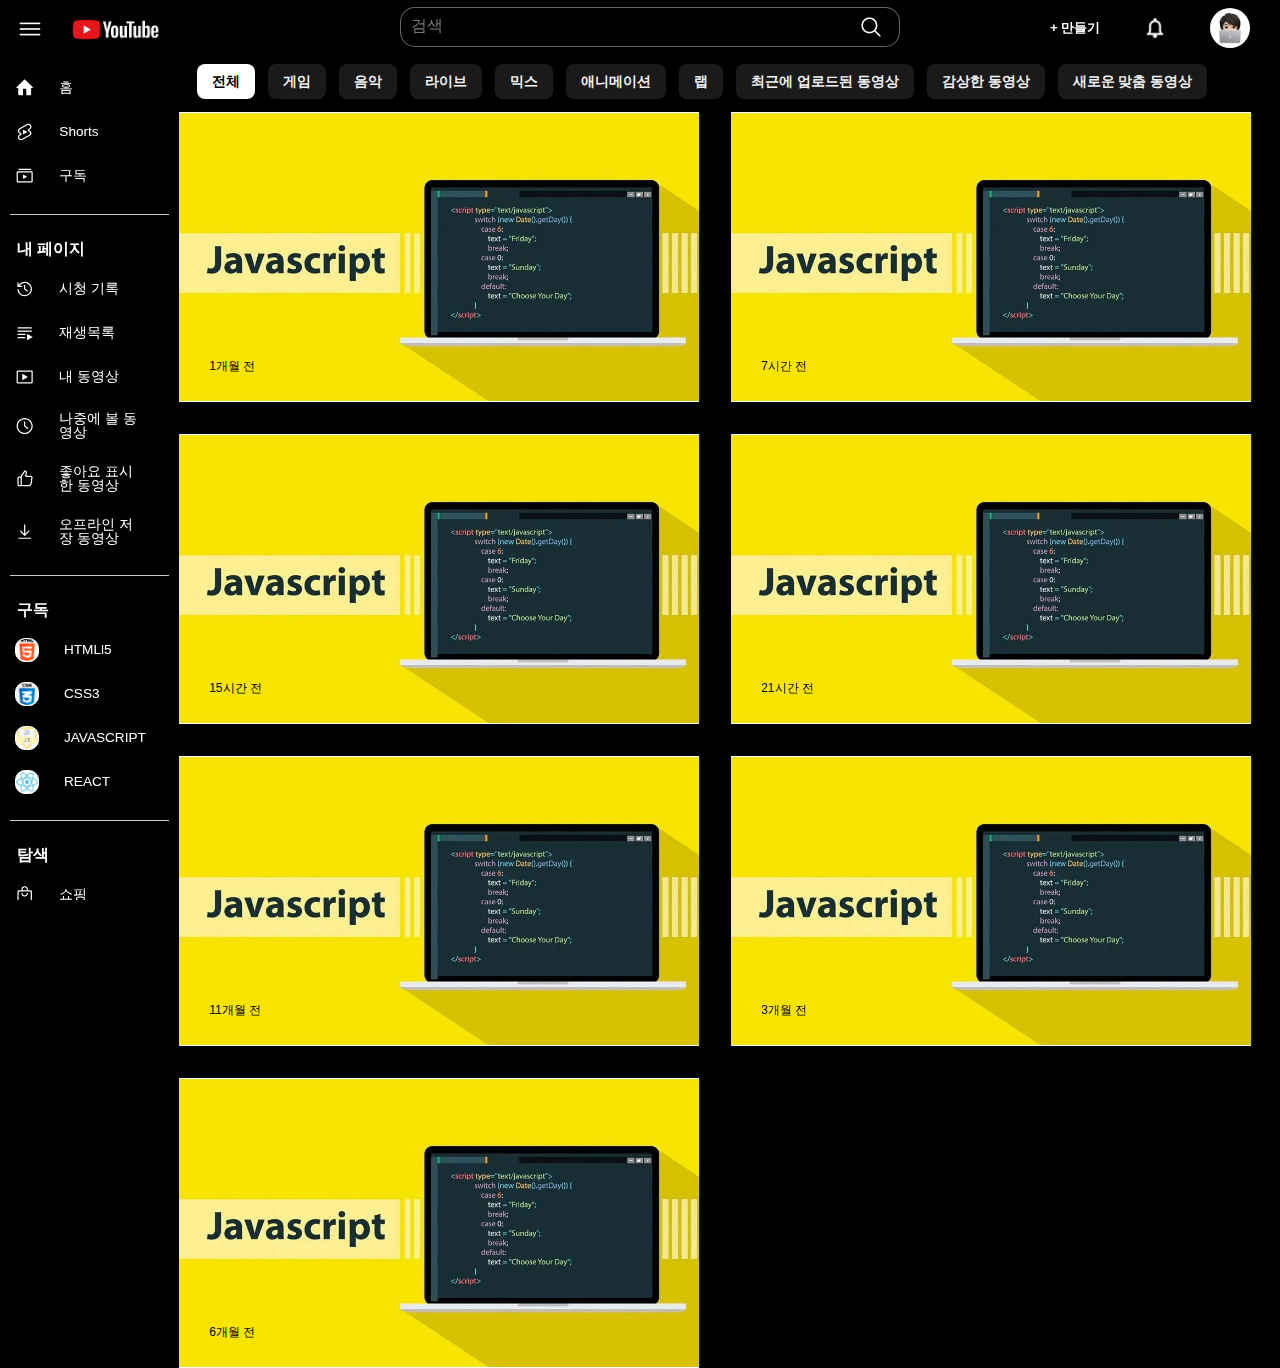
<file: public/YouTube-clone/index.html>
<!doctype html>
<html lang="en">
   <head>
      <meta charset="UTF-8" />
      <meta name="viewport" content="width=device-width, initial-scale=1.0" />
      <title>Youtube-Clone</title>
      <link rel="stylesheet" href="./css/reset.css" />
      <link rel="stylesheet" href="./css/responsive.css" />
      <link rel="stylesheet" href="./css/style.css" />
      <script src="./js/main.js" defer></script>
   </head>
   <body>
      <header>
         <nav>
            <div class="logo">
               <img src="./assets/icons/fffyoutubelogo.png" alt="로고" />
            </div>
            <div class="search_bar">
               <input type="search" name="" id="" placeholder="검색" />
               <div class="search_bar_icon">
                  <img src="./assets/icons/fffseach.png" alt="검색" />
               </div>
            </div>

            <div class="right_icon">
               <div class="carte">+ 만들기</div>
               <div class="notice">
                  <img src="./assets/icons/fffnotice.png" alt="알림" />
               </div>
               <div class="jaejun">
                  <img src="./assets/icons/profile.png" alt="프로필" />
               </div>
            </div>
            <div class="hamburger">
               <img src="./assets/icons/fffburger.png" alt="햄버거메뉴" />
            </div>
         </nav>
      </header>

      <aside>
         <div class="menu">
            <ul>
               <li>
                  <svg
                     xmlns="http://www.w3.org/2000/svg"
                     fill="currentColor"
                     height="24"
                     viewBox="0 0 24 24"
                     width="24"
                     focusable="false"
                     aria-hidden="true"
                     style="pointer-events: none; display: inherit; width: 24px; height: 24px"
                  >
                     <path
                        clip-rule="evenodd"
                        d="M22.146 11.146a.5.5 0 01-.353.854H20v7.5a1.5 1.5 0 01-1.5 1.5H14v-8h-4v8H5.5A1.5 1.5 0 014 19.5V12H2.207a.5.5 0 01-.353-.854L12 1l10.146 10.146Z"
                        fill-rule="evenodd"
                     ></path>
                  </svg>
                  <a href="#">홈</a>
               </li>
               <li>
                  <svg
                     xmlns="http://www.w3.org/2000/svg"
                     fill="currentColor"
                     height="24"
                     viewBox="0 0 24 24"
                     width="24"
                     focusable="false"
                     aria-hidden="true"
                     style="pointer-events: none; display: inherit; width: 24px; height: 24px"
                  >
                     <path
                        clip-rule="evenodd"
                        d="m7.61 15.719.392-.22v-2.24l-.534-.228-.942-.404c-.869-.372-1.4-1.15-1.446-1.974-.047-.823.39-1.642 1.203-2.097h.001L15.13 3.59c1.231-.689 2.785-.27 3.466.833.652 1.058.313 2.452-.879 3.118l-1.327.743-.388.217v2.243l.53.227.942.404c.869.372 1.4 1.15 1.446 1.974.047.823-.39 1.642-1.203 2.097l-.002.001-8.845 4.964-.001.001c-1.231.688-2.784.269-3.465-.834-.652-1.058-.313-2.451.879-3.118l1.327-.742Zm1.993 6.002c-1.905 1.066-4.356.46-5.475-1.355-1.057-1.713-.548-3.89 1.117-5.025a4.14 4.14 0 01.305-.189l1.327-.742-.942-.404a4.055 4.055 0 01-.709-.391c-.963-.666-1.578-1.718-1.644-2.877-.08-1.422.679-2.77 1.968-3.49l8.847-4.966c1.905-1.066 4.356-.46 5.475 1.355 1.057 1.713.548 3.89-1.117 5.025a4.074 4.074 0 01-.305.19l-1.327.742.942.403c.253.109.49.24.709.392.963.666 1.578 1.717 1.644 2.876.08 1.423-.679 2.77-1.968 3.491l-8.847 4.965ZM10 14.567a.25.25 0 00.374.217l4.45-2.567a.25.25 0 000-.433l-4.45-2.567a.25.25 0 00-.374.216v5.134Z"
                        fill-rule="evenodd"
                     ></path>
                  </svg>
                  <a href="#">Shorts</a>
               </li>
               <li>
                  <svg
                     xmlns="http://www.w3.org/2000/svg"
                     fill="currentColor"
                     height="24"
                     viewBox="0 0 24 24"
                     width="24"
                     focusable="false"
                     aria-hidden="true"
                     style="pointer-events: none; display: inherit; width: 24px; height: 24px"
                  >
                     <path
                        clip-rule="evenodd"
                        d="M4 4.5A1.5 1.5 0 015.5 3h13A1.5 1.5 0 0120 4.5H4Zm16.5 3h-17v11h17v-11ZM3.5 6A1.5 1.5 0 002 7.5v11A1.5 1.5 0 003.5 20h17a1.5 1.5 0 001.5-1.5v-11A1.5 1.5 0 0020.5 6h-17Zm7.257 4.454a.5.5 0 00-.757.43v4.233a.5.5 0 00.757.429L15 13l-4.243-2.546Z"
                        fill-rule="evenodd"
                     ></path>
                  </svg>
                  <a href="#">구독</a>
               </li>
            </ul>
         </div>

         <hr />
         <div class="menu">
            <li><a href="#">내 페이지</a></li>
            <ul>
               <li>
                  <svg
                     xmlns="http://www.w3.org/2000/svg"
                     fill="currentColor"
                     height="24"
                     viewBox="0 0 24 24"
                     width="24"
                     focusable="false"
                     aria-hidden="true"
                     style="pointer-events: none; display: inherit; width: 24px; height: 24px"
                  >
                     <path
                        clip-rule="evenodd"
                        d="M14.203 4.83c-1.74-.534-3.614-.418-5.274.327-1.354.608-2.49 1.6-3.273 2.843H8.25c.414 0 .75.336.75.75s-.336.75-.75.75H3V4.25c0-.414.336-.75.75-.75s.75.336.75.75v2.775c.935-1.41 2.254-2.536 3.815-3.236 1.992-.894 4.241-1.033 6.328-.392 2.088.641 3.87 2.02 5.017 3.878 1.146 1.858 1.578 4.07 1.215 6.223-.364 2.153-1.498 4.1-3.19 5.48-1.693 1.379-3.83 2.095-6.012 2.016-2.182-.08-4.26-.949-5.849-2.447-1.588-1.499-2.578-3.523-2.784-5.697-.039-.412.264-.778.676-.817.412-.04.778.263.818.675.171 1.812.996 3.499 2.32 4.748 1.323 1.248 3.055 1.973 4.874 2.04 1.818.065 3.598-.532 5.01-1.681 1.41-1.15 2.355-2.773 2.657-4.567.303-1.794-.056-3.637-1.012-5.186-.955-1.548-2.44-2.697-4.18-3.231ZM12.75 7.5c0-.414-.336-.75-.75-.75s-.75.336-.75.75v4.886l.314.224 3.5 2.5c.337.241.806.163 1.046-.174.241-.337.163-.806-.174-1.046l-3.186-2.276V7.5Z"
                        fill-rule="evenodd"
                     ></path>
                  </svg>
                  <a href="#">시청 기록</a>
               </li>
               <li>
                  <svg
                     xmlns="http://www.w3.org/2000/svg"
                     fill="currentColor"
                     height="24"
                     viewBox="0 0 24 24"
                     width="24"
                     focusable="false"
                     aria-hidden="true"
                     style="pointer-events: none; display: inherit; width: 24px; height: 24px"
                  >
                     <path
                        clip-rule="evenodd"
                        d="M3.75 5c-.414 0-.75.336-.75.75s.336.75.75.75h16.5c.414 0 .75-.336.75-.75S20.664 5 20.25 5H3.75Zm0 4c-.414 0-.75.336-.75.75s.336.75.75.75h16.5c.414 0 .75-.336.75-.75S20.664 9 20.25 9H3.75Zm0 4c-.414 0-.75.336-.75.75s.336.75.75.75h8.5c.414 0 .75-.336.75-.75s-.336-.75-.75-.75h-8.5Zm8.5 4c.414 0 .75.336.75.75s-.336.75-.75.75h-8.5c-.414 0-.75-.336-.75-.75s.336-.75.75-.75h8.5Zm3.498-3.572c-.333-.191-.748.05-.748.434v6.276c0 .384.415.625.748.434L22 17l-6.252-3.572Z"
                        fill-rule="evenodd"
                     ></path>
                  </svg>
                  <a href="#">재생목록</a>
               </li>
               <li>
                  <svg
                     xmlns="http://www.w3.org/2000/svg"
                     fill="currentColor"
                     height="24"
                     viewBox="0 0 24 24"
                     width="24"
                     focusable="false"
                     aria-hidden="true"
                     style="pointer-events: none; display: inherit; width: 24px; height: 24px"
                  >
                     <path
                        clip-rule="evenodd"
                        d="M3.5 5.5h17v13h-17v-13ZM2 5.5C2 4.672 2.672 4 3.5 4h17c.828 0 1.5.672 1.5 1.5v13c0 .828-.672 1.5-1.5 1.5h-17c-.828 0-1.5-.672-1.5-1.5v-13Zm7.748 2.927c-.333-.19-.748.05-.748.435v6.276c0 .384.415.625.748.434L16 12 9.748 8.427Z"
                        fill-rule="evenodd"
                     ></path>
                  </svg>
                  <a href="#">내 동영상</a>
               </li>
               <li>
                  <svg
                     xmlns="http://www.w3.org/2000/svg"
                     fill="currentColor"
                     height="24"
                     viewBox="0 0 24 24"
                     width="24"
                     focusable="false"
                     aria-hidden="true"
                     style="pointer-events: none; display: inherit; width: 24px; height: 24px"
                  >
                     <path
                        clip-rule="evenodd"
                        d="M20.5 12c0 4.694-3.806 8.5-8.5 8.5S3.5 16.694 3.5 12 7.306 3.5 12 3.5s8.5 3.806 8.5 8.5Zm1.5 0c0 5.523-4.477 10-10 10S2 17.523 2 12 6.477 2 12 2s10 4.477 10 10Zm-9.25-5c0-.414-.336-.75-.75-.75s-.75.336-.75.75v5.375l.3.225 4 3c.331.248.802.181 1.05-.15.248-.331.181-.801-.15-1.05l-3.7-2.775V7Z"
                        fill-rule="evenodd"
                     ></path>
                  </svg>
                  <a href="#">나중에 볼 동영상</a>
               </li>
               <li>
                  <svg
                     xmlns="http://www.w3.org/2000/svg"
                     fill="currentColor"
                     height="24"
                     viewBox="0 0 24 24"
                     width="24"
                     focusable="false"
                     aria-hidden="true"
                     style="pointer-events: none; display: inherit; width: 24px; height: 24px"
                  >
                     <path
                        clip-rule="evenodd"
                        d="M14.813 5.018 14.41 6.5 14 8h5.192c.826 0 1.609.376 2.125 1.022.711.888.794 2.125.209 3.101L21 13l.165.413c.519 1.296.324 2.769-.514 3.885l-.151.202v.5c0 1.657-1.343 3-3 3H5c-1.105 0-2-.895-2-2v-8c0-1.105.895-2 2-2h2v.282c0-.834.26-1.647.745-2.325L12 1l1.1.472c1.376.59 2.107 2.103 1.713 3.546ZM7 10.5H5c-.276 0-.5.224-.5.5v8c0 .276.224.5.5.5h2v-9Zm10.5 9h-9V9.282c0-.521.163-1.03.466-1.453l3.553-4.975c.682.298 1.043 1.051.847 1.77l-.813 2.981c-.123.451-.029.934.255 1.305.284.372.725.59 1.192.59h5.192c.37 0 .722.169.954.459.32.399.357.954.094 1.393l-.526.876c-.241.402-.28.894-.107 1.33l.165.412c.324.81.203 1.73-.32 2.428l-.152.202c-.195.26-.3.575-.3.9v.5c0 .828-.672 1.5-1.5 1.5Z"
                        fill-rule="evenodd"
                     ></path>
                  </svg>
                  <a href="#">좋아요 표시한 동영상</a>
               </li>
               <li>
                  <svg
                     xmlns="http://www.w3.org/2000/svg"
                     fill="currentColor"
                     height="24"
                     viewBox="0 0 24 24"
                     width="24"
                     focusable="false"
                     aria-hidden="true"
                     style="pointer-events: none; display: inherit; width: 24px; height: 24px"
                  >
                     <path
                        clip-rule="evenodd"
                        d="M17.53 11.53c.293-.293.293-.767 0-1.06-.293-.293-.767-.293-1.06 0l-3.72 3.72V3c0-.414-.336-.75-.75-.75s-.75.336-.75.75v11.19l-3.72-3.72c-.293-.293-.767-.293-1.06 0-.293.293-.293.767 0 1.06l5 5 .53.53.53-.53 5-5Zm1.72 8.97c.414 0 .75-.336.75-.75s-.336-.75-.75-.75H4.75c-.414 0-.75.336-.75.75s.336.75.75.75h14.5Z"
                        fill-rule="evenodd"
                     ></path>
                  </svg>
                  <a href="#">오프라인 저장 동영상</a>
               </li>
            </ul>
         </div>

         <hr />
         <div class="menu subscribe">
            <li><a href="#">구독</a></li>
            <ul>
               <li>
                  <img src="./assets/icons/html.png" alt="html" />
                  <a href="#">HTMLl5</a>
               </li>
               <li>
                  <img src="./assets/icons/css.png" alt="css" />
                  <a href="#">CSS3</a>
               </li>
               <li>
                  <img src="./assets/icons/js.png" alt="js" />
                  <a href="#">JAVASCRIPT</a>
               </li>
               <li>
                  <img src="./assets/icons/react.png" alt="" />
                  <a href="#">REACT</a>
               </li>
            </ul>
         </div>

         <hr />
         <div class="menu">
            <li><a href="#">탐색</a></li>
            <ul>
               <li>
                  <svg
                     xmlns="http://www.w3.org/2000/svg"
                     fill="currentColor"
                     height="24"
                     viewBox="0 0 24 24"
                     width="24"
                     focusable="false"
                     aria-hidden="true"
                     style="pointer-events: none; display: inherit; width: 24px; height: 24px"
                  >
                     <path
                        clip-rule="evenodd"
                        d="M12 2.5c-.328 0-.653.065-.957.19-.303.126-.579.31-.81.542-.233.232-.417.508-.543.811-.125.304-.19.629-.19.957v1h5V5c0-.328-.065-.653-.19-.957-.126-.303-.31-.579-.542-.81-.232-.233-.508-.417-.811-.543-.304-.125-.629-.19-.957-.19ZM16 5v1h3.5c.828 0 1.5.672 1.5 1.5V18c0 2.21-1.79 4-4 4H7c-2.21 0-4-1.79-4-4V7.5C3 6.672 3.672 6 4.5 6H8V5c0-.525.103-1.045.304-1.53.201-.486.496-.927.868-1.298.371-.372.812-.667 1.297-.868C10.955 1.104 11.475 1 12 1c.525 0 1.045.103 1.53.304.486.202.927.496 1.298.868.372.371.667.812.867 1.297C15.896 3.955 16 4.475 16 5Zm-4 7.5c-.328 0-.653-.065-.957-.19-.303-.126-.579-.31-.81-.542-.233-.232-.417-.508-.543-.811-.125-.304-.19-.629-.19-.957 0-.414-.336-.75-.75-.75S8 9.586 8 10c0 .525.103 1.045.304 1.53.201.486.496.927.868 1.298.371.372.812.667 1.297.867.486.201 1.006.305 1.531.305.525 0 1.045-.104 1.53-.305.486-.2.927-.495 1.298-.867.372-.371.667-.812.867-1.297.201-.486.305-1.006.305-1.531 0-.414-.336-.75-.75-.75s-.75.336-.75.75c0 .328-.065.653-.19.957-.126.303-.31.579-.542.81-.232.233-.508.417-.811.543-.304.125-.629.19-.957.19Zm-7.5-5h15V18c0 1.38-1.12 2.5-2.5 2.5H7c-1.38 0-2.5-1.12-2.5-2.5V7.5Z"
                        fill-rule="evenodd"
                     ></path>
                  </svg>
                  <a href="#">쇼핑</a>
               </li>
               <li>
                  <svg
                     xmlns="http://www.w3.org/2000/svg"
                     fill="currentColor"
                     height="24"
                     viewBox="0 0 24 24"
                     width="24"
                     focusable="false"
                     aria-hidden="true"
                     style="pointer-events: none; display: inherit; width: 24px; height: 24px"
                  >
                     <path
                        clip-rule="evenodd"
                        d="M19 3c0-.271-.146-.521-.383-.654-.237-.133-.527-.127-.758.014l-9 5.5c-.223.136-.359.379-.359.64v7.901C8.059 16.146 7.546 16 7 16c-1.657 0-3 1.343-3 3s1.343 3 3 3 3-1.343 3-3v-7.08l7.5-4.583v6.064c-.441-.255-.954-.401-1.5-.401-1.657 0-3 1.343-3 3s1.343 3 3 3 3-1.343 3-3V3Zm-1.5 13c0-.828-.672-1.5-1.5-1.5s-1.5.672-1.5 1.5.672 1.5 1.5 1.5 1.5-.672 1.5-1.5Zm-9 3c0-.828-.672-1.5-1.5-1.5s-1.5.672-1.5 1.5.672 1.5 1.5 1.5 1.5-.672 1.5-1.5Zm9-13.42L10 10.162V8.92l7.5-4.584V5.58Z"
                        fill-rule="evenodd"
                     ></path>
                  </svg>
                  <a href="#">음악</a>
               </li>
               <li>
                  <svg
                     xmlns="http://www.w3.org/2000/svg"
                     fill="currentColor"
                     height="24"
                     viewBox="0 0 24 24"
                     width="24"
                     focusable="false"
                     aria-hidden="true"
                     style="pointer-events: none; display: inherit; width: 24px; height: 24px"
                  >
                     <path
                        clip-rule="evenodd"
                        d="m3.116 5.998 16.79-2.66.157.988-16.79 2.66-.157-.988Zm-1.481.235c-.13-.819.428-1.587 1.247-1.717l16.79-2.659c.819-.13 1.587.429 1.716 1.247l.157.988.234 1.481-1.481.235L6.463 7.999H22v11.5c0 .829-.672 1.5-1.5 1.5h-17c-.828 0-1.5-.671-1.5-1.5V8.539L1.79 7.22l-.156-.987Zm7.698 3.266h-2L9 11.999H6l-1.667-2.5H3.5v10h17v-10h-3.167L19 12h-3l-1.667-2.501h-2L14 12h-3L9.333 9.499Z"
                        fill-rule="evenodd"
                     ></path>
                  </svg>
                  <a href="#">영화</a>
               </li>
               <li>
                  <svg
                     xmlns="http://www.w3.org/2000/svg"
                     fill="currentColor"
                     height="24"
                     viewBox="0 0 24 24"
                     width="24"
                     focusable="false"
                     aria-hidden="true"
                     style="pointer-events: none; display: inherit; width: 24px; height: 24px"
                  >
                     <path
                        clip-rule="evenodd"
                        d="M5.636 5.636c.293-.293.293-.768 0-1.06-.293-.294-.768-.294-1.06 0-.976.974-1.75 2.132-2.277 3.406C1.772 9.256 1.5 10.622 1.5 12c0 1.379.272 2.744.8 4.018.527 1.274 1.3 2.432 2.275 3.407.293.293.768.293 1.061 0 .293-.293.293-.768 0-1.061-.836-.836-1.499-1.828-1.95-2.92C3.232 14.352 3 13.182 3 12s.233-2.352.685-3.444c.452-1.092 1.115-2.084 1.951-2.92Zm2.828 1.768c.293.292.293.767 0 1.06-.464.464-.832 1.016-1.083 1.622C7.129 10.693 7 11.343 7 12c0 .656.13 1.306.38 1.913.252.607.62 1.158 1.084 1.622.293.293.293.768 0 1.06-.292.294-.767.294-1.06 0-.604-.603-1.083-1.32-1.41-2.108C5.669 13.7 5.5 12.853 5.5 12c0-.854.168-1.7.495-2.488.326-.788.805-1.505 1.409-2.108.293-.293.768-.293 1.06 0Zm7.072 0c.292-.293.767-.293 1.06 0C17.816 8.623 18.5 10.276 18.5 12c0 1.724-.685 3.377-1.904 4.596-.293.293-.768.293-1.06 0-.293-.293-.293-.768 0-1.06C16.473 14.597 17 13.325 17 12s-.527-2.598-1.464-3.536c-.293-.293-.293-.768 0-1.06Zm2.828-2.829c.293-.293.768-.293 1.06 0C21.395 6.545 22.5 9.215 22.5 12s-1.106 5.456-3.075 7.425c-.293.293-.768.293-1.061 0-.293-.293-.293-.768 0-1.061C20.052 16.676 21 14.387 21 12s-.948-4.676-2.636-6.364c-.293-.293-.293-.768 0-1.06ZM12 14c1.105 0 2-.895 2-2 0-1.104-.895-2-2-2s-2 .896-2 2c0 1.105.895 2 2 2Z"
                        fill-rule="evenodd"
                     ></path>
                  </svg>
                  <a href="#">실시간</a>
               </li>
               <li>
                  <svg
                     xmlns="http://www.w3.org/2000/svg"
                     fill="currentColor"
                     height="24"
                     viewBox="0 0 24 24"
                     width="24"
                     focusable="false"
                     aria-hidden="true"
                     style="pointer-events: none; display: inherit; width: 24px; height: 24px"
                  >
                     <path
                        clip-rule="evenodd"
                        d="m12 7.75-.772-.464-4.186-2.511L2.5 7.803v6.307L12 19.29l9.5-5.181V7.803l-4.542-3.028-4.186 2.511L12 7.75ZM12 6 7.814 3.488c-.497-.298-1.122-.283-1.604.039L1.668 6.555C1.251 6.833 1 7.3 1 7.803v6.307c0 .548.3 1.054.782 1.316l9.5 5.182c.447.244.989.244 1.436 0l9.5-5.182c.482-.262.782-.768.782-1.316V7.803c0-.502-.25-.97-.668-1.248L17.79 3.527c-.482-.322-1.107-.337-1.604-.039L12 6Zm3.5 6.25c0 .69-.56 1.25-1.25 1.25S13 12.94 13 12.25 13.56 11 14.25 11s1.25.56 1.25 1.25ZM7 8c-.414 0-.75.336-.75.75v1.5h-1.5c-.414 0-.75.336-.75.75s.336.75.75.75h1.5v1.5c0 .414.336.75.75.75s.75-.336.75-.75v-1.5h1.5c.414 0 .75-.336.75-.75s-.336-.75-.75-.75h-1.5v-1.5C7.75 8.336 7.414 8 7 8Zm10.75 3c.69 0 1.25-.56 1.25-1.25s-.56-1.25-1.25-1.25-1.25.56-1.25 1.25.56 1.25 1.25 1.25Z"
                        fill-rule="evenodd"
                     ></path>
                  </svg>
                  <a href="#">게임</a>
               </li>
               <li>
                  <svg
                     xmlns="http://www.w3.org/2000/svg"
                     fill="currentColor"
                     height="24"
                     viewBox="0 0 24 24"
                     width="24"
                     focusable="false"
                     aria-hidden="true"
                     style="pointer-events: none; display: inherit; width: 24px; height: 24px"
                  >
                     <path
                        clip-rule="evenodd"
                        d="M6.5 3.5h11V9c0 3.038-2.462 5.5-5.5 5.5S6.5 12.038 6.5 9V3.5ZM5 3.5C5 2.672 5.672 2 6.5 2h11c.828 0 1.5.672 1.5 1.5V4h2c.552 0 1 .448 1 1v3c0 2.493-1.825 4.56-4.212 4.938-1.082 1.588-2.8 2.707-4.788 2.991V17.5h1.5c.828 0 1.5.672 1.5 1.5v3H8v-3c0-.828.672-1.5 1.5-1.5H11v-1.57c-1.987-.285-3.706-1.404-4.788-2.992C3.825 12.56 2 10.493 2 8V5c0-.552.448-1 1-1h2v-.5Zm0 1.75H3.25V8c0 1.508.89 2.808 2.174 3.403C5.15 10.654 5 9.845 5 9V5.25Zm13.576 6.153C19.86 10.808 20.75 9.508 20.75 8V5.25H19V9c0 .844-.15 1.654-.424 2.403ZM9.5 20.5V19h5v1.5h-5Z"
                        fill-rule="evenodd"
                     ></path>
                  </svg>
                  <a href="#">스포츠</a>
               </li>
               <li>
                  <svg
                     xmlns="http://www.w3.org/2000/svg"
                     fill="currentColor"
                     height="24"
                     viewBox="0 0 24 24"
                     width="24"
                     focusable="false"
                     aria-hidden="true"
                     style="pointer-events: none; display: inherit; width: 24px; height: 24px"
                  >
                     <path
                        clip-rule="evenodd"
                        d="M11.271 2.689a1.5 1.5 0 011.457 0l9 5A1.5 1.5 0 0122.5 9v7a.75.75 0 01-1.5 0v-5.284l-1.5.833V17a.75.75 0 01-.741.75c-1.9.023-3.076.4-3.941.896-.71.407-1.229.895-1.817 1.448-.159.149-.322.302-.496.46a.75.75 0 01-1.046-.034l-.076-.08c-.702-.73-1.303-1.355-2.164-1.832-.875-.485-2.074-.84-3.976-.858A.75.75 0 014.5 17v-5.45l-2.228-1.24a1.5 1.5 0 010-2.622l9-5ZM6 12.383v3.891c1.703.096 2.946.468 3.946 1.022.858.475 1.508 1.07 2.08 1.652.575-.54 1.221-1.13 2.046-1.603.988-.566 2.215-.963 3.928-1.068v-3.894l-5.272 2.928a1.5 1.5 0 01-1.457 0L6 12.383ZM12 4l9 5-9 5-9-5 9-5Z"
                        fill-rule="evenodd"
                     ></path>
                  </svg>
                  <a href="#">학습 프로그램</a>
               </li>
               <li>
                  <svg
                     xmlns="http://www.w3.org/2000/svg"
                     fill="currentColor"
                     height="24"
                     viewBox="0 0 24 24"
                     width="24"
                     focusable="false"
                     aria-hidden="true"
                     style="pointer-events: none; display: inherit; width: 24px; height: 24px"
                  >
                     <path
                        clip-rule="evenodd"
                        d="M7.278 4.933C8.675 3.999 10.318 3.5 12 3.5c1.681 0 3.325.499 4.722 1.433 1.398.934 2.488 2.261 3.13 3.814.644 1.553.813 3.262.485 4.911-.328 1.65-1.138 3.164-2.327 4.352-.293.293-.293.768 0 1.061.293.293.768.293 1.061 0 1.399-1.399 2.351-3.18 2.737-5.12.386-1.94.188-3.95-.57-5.778-.756-1.827-2.038-3.389-3.682-4.488C15.91 2.586 13.978 2 12 2c-1.978 0-3.911.586-5.556 1.685-1.644 1.1-2.926 2.66-3.683 4.488-.757 1.827-.955 3.838-.569 5.778.386 1.94 1.338 3.721 2.737 5.12.293.293.768.293 1.06 0 .293-.293.293-.768 0-1.06-1.188-1.19-1.998-2.704-2.326-4.353-.328-1.649-.16-3.358.484-4.91.643-1.554 1.733-2.881 3.13-3.815ZM12 7.5c-.89 0-1.76.264-2.5.758-.74.495-1.317 1.198-1.657 2.02-.341.822-.43 1.727-.257 2.6.174.873.603 1.675 1.232 2.304.293.293.293.768 0 1.06-.293.293-.768.293-1.06 0-.84-.839-1.411-1.908-1.643-3.072-.231-1.163-.112-2.37.342-3.466S7.68 7.67 8.667 7.01C9.653 6.351 10.813 6 12 6c1.187 0 2.347.352 3.333 1.011.987.66 1.756 1.597 2.21 2.693.454 1.096.573 2.303.342 3.466-.232 1.164-.803 2.233-1.642 3.073-.293.293-.768.293-1.061 0-.293-.293-.293-.768 0-1.061.63-.63 1.058-1.431 1.231-2.304.174-.873.085-1.778-.256-2.6-.34-.822-.917-1.525-1.657-2.02-.74-.494-1.61-.758-2.5-.758Zm.875 6.299C13.541 13.474 14 12.79 14 12c0-1.105-.895-2-2-2s-2 .895-2 2c0 .79.459 1.474 1.125 1.799V21c0 .483.392.875.875.875s.875-.392.875-.875v-7.201Z"
                        fill-rule="evenodd"
                     ></path>
                  </svg>
                  <a href="#">팟캐스트</a>
               </li>
            </ul>
         </div>

         <hr />
         <div class="menu">
            <li><a href="#">YouTube 더보기</a></li>
            <ul>
               <li>
                  <svg
                     xmlns="http://www.w3.org/2000/svg"
                     xmlns:xlink="http://www.w3.org/1999/xlink"
                     version="1.1"
                     x="0px"
                     y="0px"
                     width="24px"
                     height="24px"
                     viewBox="0 0 24 24"
                     enable-background="new 0 0 24 24"
                     xml:space="preserve"
                     focusable="false"
                     aria-hidden="true"
                     style="pointer-events: none; display: inherit; width: 24px; height: 24px"
                  >
                     <g>
                        <path
                           fill="#FF0033"
                           d="M21.58,7.19c-0.23-0.86-0.91-1.54-1.77-1.77C18.25,5,12,5,12,5S5.75,5,4.19,5.42   C3.33,5.65,2.65,6.33,2.42,7.19C2,8.75,2,12,2,12s0,3.25,0.42,4.81c0.23,0.86,0.91,1.54,1.77,1.77C5.75,19,12,19,12,19   s6.25,0,7.81-0.42c0.86-0.23,1.54-0.91,1.77-1.77C22,15.25,22,12,22,12S22,8.75,21.58,7.19z"
                        ></path>
                        <polygon fill="#FFFFFF" points="10,15 15,12 10,9  "></polygon>
                     </g>
                  </svg>
                  <a href="#">YouTube Premium</a>
               </li>
               <li>
                  <svg
                     xmlns="http://www.w3.org/2000/svg"
                     xmlns:xlink="http://www.w3.org/1999/xlink"
                     version="1.1"
                     x="0px"
                     y="0px"
                     width="24px"
                     height="24px"
                     viewBox="0 0 24 24"
                     enable-background="new 0 0 24 24"
                     xml:space="preserve"
                     focusable="false"
                     aria-hidden="true"
                     style="pointer-events: none; display: inherit; width: 24px; height: 24px"
                  >
                     <g>
                        <path
                           fill="#FF0033"
                           d="M11.13,1.21c0.48-0.28,1.26-0.28,1.74,0l8.01,4.64c0.48,0.28,0.87,0.97,0.87,1.53v9.24   c0,0.56-0.39,1.25-0.87,1.53l-8.01,4.64c-0.48,0.28-1.26,0.28-1.74,0l-8.01-4.64c-0.48-0.28-0.87-0.97-0.87-1.53V7.38   c0-0.56,0.39-1.25,0.87-1.53L11.13,1.21z"
                        ></path>
                        <polygon fill="#FFFFFF" points="10,15 15,12 10,9  "></polygon>
                        <path
                           fill="#FFFFFF"
                           d="M12,6c0.11,0,0.19,0.03,0.21,0.04l4.89,2.82c0.05,0.03,0.14,0.2,0.14,0.37v5.67c0,0.17-0.09,0.34-0.14,0.37   l-4.9,2.83c-0.03,0.01-0.1,0.04-0.21,0.04c-0.11,0-0.19-0.03-0.21-0.04l-4.9-2.83c-0.05-0.03-0.15-0.2-0.15-0.37V9.24   c0-0.17,0.1-0.34,0.14-0.37l4.9-2.83C11.82,6.03,11.89,6,12,6 M12,5c-0.25,0-0.51,0.06-0.71,0.18L6.39,8   C5.99,8.23,5.75,8.77,5.75,9.24v5.67c0,0.47,0.24,1,0.64,1.24l4.9,2.83c0.2,0.12,0.46,0.18,0.71,0.18c0.25,0,0.51-0.06,0.71-0.18   l4.9-2.83c0.41-0.24,0.64-0.77,0.64-1.24V9.24c0-0.47-0.23-1-0.64-1.24l-4.9-2.82C12.51,5.06,12.26,5,12,5L12,5z"
                        ></path>
                     </g>
                  </svg>
                  <a href="#">YouTube 스튜디오</a>
               </li>
               <li>
                  <svg
                     xmlns="http://www.w3.org/2000/svg"
                     xmlns:xlink="http://www.w3.org/1999/xlink"
                     version="1.1"
                     x="0px"
                     y="0px"
                     width="24px"
                     height="24px"
                     viewBox="0 0 24 24"
                     enable-background="new 0 0 24 24"
                     xml:space="preserve"
                     focusable="false"
                     aria-hidden="true"
                     style="pointer-events: none; display: inherit; width: 24px; height: 24px"
                  >
                     <g>
                        <circle id="XMLID_4814__yt109" fill="#FF0033" cx="12" cy="12" r="11"></circle>
                        <path
                           fill="#FFFFFF"
                           d="M12,6.25c3.17,0,5.75,2.58,5.75,5.75s-2.58,5.75-5.75,5.75S6.25,15.17,6.25,12S8.83,6.25,12,6.25 M12,5.25   c-3.73,0-6.75,3.02-6.75,6.75s3.02,6.75,6.75,6.75s6.75-3.02,6.75-6.75S15.73,5.25,12,5.25L12,5.25z"
                        ></path>
                        <polygon fill="#FFFFFF" points="10,15 15,12 10,9  "></polygon>
                     </g>
                  </svg>
                  <a href="#">YouTube Music</a>
               </li>
               <li>
                  <svg
                     xmlns="http://www.w3.org/2000/svg"
                     xmlns:xlink="http://www.w3.org/1999/xlink"
                     version="1.1"
                     x="0px"
                     y="0px"
                     width="24px"
                     height="24px"
                     viewBox="0 0 24 24"
                     enable-background="new 0 0 24 24"
                     xml:space="preserve"
                     focusable="false"
                     aria-hidden="true"
                     style="pointer-events: none; display: inherit; width: 24px; height: 24px"
                  >
                     <g>
                        <g>
                           <path
                              fill="#FF0033"
                              d="M22.64,13.2c-0.01-1.04-0.62-5.98-0.9-6.74c-0.19-0.5-0.58-1.4-1.31-1.95c-0.94-0.7-1.7-0.83-2.68-0.85    C17.06,3.64,6.12,5.03,4.79,5.51C3.8,5.88,3.03,6.35,2.42,6.95c-0.99,0.98-1.18,1.93-1.02,3.6c0.14,1.52,0.85,6.55,1.21,7.59    c0.39,1.15,1.11,2.03,2.3,2.16c3.62,0.39,4.48-1.6,12.9-1.58c2.55,0.01,3.82-1.11,4.35-2.08C22.77,15.49,22.65,13.99,22.64,13.2z"
                           ></path>
                           <path
                              fill="#212121"
                              d="M17.47,4.04C17.47,4.04,17.48,4.04,17.47,4.04c0.94,0.02,1.67,0.14,2.56,0.81    c0.7,0.53,1.08,1.39,1.25,1.86c0.28,0.73,0.85,5.44,0.86,6.43c0.01,0.76,0.12,2.19-0.47,3.28c-0.5,0.92-1.71,1.98-4.13,1.98    c-0.01,0-0.01,0-0.02,0c-0.04,0-0.07,0-0.11,0c-7.23,0-8.55,1.56-11.33,1.56c-0.27,0-0.56-0.02-0.87-0.05    c-1.13-0.12-1.82-0.96-2.19-2.06c-0.34-0.99-1.01-5.79-1.15-7.24c-0.15-1.6,0.03-2.51,0.98-3.44c0.58-0.57,1.32-1.02,2.27-1.37    C6.38,5.35,16.73,4.04,17.47,4.04 M17.47,3.2c-0.47,0-3.53,0.37-6.09,0.72C8.82,4.27,5.6,4.75,4.84,5.03    c-1.06,0.39-1.9,0.9-2.56,1.56C1.05,7.8,0.9,9.06,1.05,10.7c0.12,1.27,0.8,6.28,1.19,7.43c0.53,1.55,1.55,2.48,2.89,2.62    c0.33,0.04,0.64,0.05,0.96,0.05c1.17,0,2.1-0.25,3.18-0.54c1.69-0.45,3.8-1.02,8.15-1.02l0.11,0l0.02,0    c1.07,0,3.68-0.24,4.86-2.42c0.63-1.17,0.6-2.59,0.58-3.43c0-0.09,0-0.18-0.01-0.26c-0.01-1.01-0.59-5.85-0.92-6.72    c-0.38-1-0.89-1.75-1.53-2.23c-1.05-0.79-1.94-0.96-3.04-0.98l-0.01,0L17.47,3.2L17.47,3.2z"
                           ></path>
                        </g>
                        <g>
                           <path
                              fill="#FFFFFF"
                              d="M15.28,11.85c-0.03,0.02-0.05,0.03-0.08,0.05c-0.21,0.14-0.42,0.28-0.63,0.43    c-0.49,0.33-3.33,2.26-3.33,2.26c-0.24,0.18-0.7,0.47-0.87,0.38c-0.17-0.09-0.23-0.72-0.27-1.02l-0.01-0.07    c-0.05-0.36-0.46-3.83-0.51-4.21C9.56,9.56,9.5,9.17,9.62,9.08c0.13-0.1,0.47,0.01,0.58,0.05c0.66,0.21,3.93,1.35,4.95,1.86    c0.03,0.02,0.06,0.03,0.1,0.04c0.15,0.06,0.35,0.15,0.35,0.39C15.6,11.65,15.42,11.76,15.28,11.85z"
                           ></path>
                           <path
                              fill="#212121"
                              d="M10.04,9.59c1.14,0.38,3.77,1.32,5.01,1.87c-0.15,0.1-0.3,0.2-0.45,0.3c-0.58,0.39-3.94,2.68-3.94,2.68    l-0.02,0.01l-0.02,0.01c0,0,0,0,0,0c0-0.03-0.01-0.05-0.01-0.07l-0.02-0.13l-0.01-0.08c-0.04-0.31-0.31-2.58-0.48-3.94    C10.08,9.98,10.06,9.76,10.04,9.59 M9.4,8.56c-0.07,0-0.14,0.01-0.18,0.05c-0.15,0.11-0.07,0.58-0.05,0.7    c0.05,0.45,0.54,4.56,0.6,4.99l0.01,0.08c0.05,0.36,0.12,1.1,0.33,1.21c0.03,0.01,0.06,0.02,0.1,0.02c0.25,0,0.68-0.28,0.93-0.47    c0,0,3.36-2.29,3.94-2.68c0.25-0.17,0.5-0.34,0.75-0.51c0.03-0.02,0.06-0.04,0.1-0.06c0.17-0.1,0.38-0.23,0.38-0.5    c-0.01-0.29-0.24-0.39-0.41-0.46c-0.04-0.02-0.08-0.03-0.11-0.05c-1.21-0.61-5.09-1.96-5.87-2.21C9.8,8.63,9.58,8.56,9.4,8.56    L9.4,8.56z"
                           ></path>
                        </g>
                     </g>
                  </svg>
                  <a href="#">YouTube Kids</a>
               </li>
            </ul>
         </div>

         <hr />
         <div class="menu">
            <ul>
               <li>
                  <svg
                     xmlns="http://www.w3.org/2000/svg"
                     fill="currentColor"
                     height="24"
                     viewBox="0 0 24 24"
                     width="24"
                     focusable="false"
                     aria-hidden="true"
                     style="pointer-events: none; display: inherit; width: 24px; height: 24px"
                  >
                     <path
                        clip-rule="evenodd"
                        d="m14.302 6.457-.668-.278L12.87 3.5h-1.737l-.766 2.68-.668.277c-.482.2-.934.463-1.344.778l-.575.44-2.706-.677-.868 1.504 1.938 2.003-.093.716c-.033.255-.05.514-.05.779 0 .264.017.524.05.779l.093.716-1.938 2.003.868 1.504 2.706-.677.575.44c.41.315.862.577 1.344.778l.668.278.766 2.679h1.737l.765-2.68.668-.277c.483-.2.934-.463 1.345-.778l.574-.44 2.706.677.869-1.504-1.938-2.003.092-.716c.033-.255.05-.514.05-.779 0-.264-.017-.524-.05-.779l-.092-.716 1.938-2.003-.869-1.504-2.706.677-.574-.44c-.41-.315-.862-.577-1.345-.778Zm4.436.214Zm-3.86-1.6-.67-2.346c-.123-.429-.516-.725-.962-.725h-2.492c-.446 0-.838.296-.961.725l-.67 2.347c-.605.251-1.17.58-1.682.972l-2.37-.593c-.433-.108-.885.084-1.108.47L2.717 8.08c-.223.386-.163.874.147 1.195l1.698 1.755c-.04.318-.062.642-.062.971 0 .329.021.653.062.97l-1.698 1.756c-.31.32-.37.809-.147 1.195l1.246 2.158c.223.386.675.578 1.109.47l2.369-.593c.512.393 1.077.72 1.681.972l.67 2.347c.124.429.516.725.962.725h2.492c.446 0 .839-.296.961-.725l.67-2.347c.605-.251 1.17-.58 1.682-.972l2.37.593c.433.108.885-.084 1.109-.47l1.245-2.158c.223-.386.163-.874-.147-1.195l-1.698-1.755c.04-.318.062-.642.062-.971 0-.329-.021-.653-.062-.97l1.698-1.756c.31-.32.37-.809.147-1.195L20.038 5.92c-.224-.386-.676-.578-1.11-.47l-2.369.593c-.512-.393-1.077-.72-1.681-.972ZM15.5 12c0 1.933-1.567 3.5-3.5 3.5S8.5 13.933 8.5 12s1.567-3.5 3.5-3.5 3.5 1.567 3.5 3.5ZM14 12c0 1.105-.895 2-2 2s-2-.895-2-2 .895-2 2-2 2 .895 2 2Z"
                        fill-rule="evenodd"
                     ></path>
                  </svg>
                  <a href="#">설정</a>
               </li>
               <li>
                  <svg
                     xmlns="http://www.w3.org/2000/svg"
                     fill="currentColor"
                     height="24"
                     viewBox="0 0 24 24"
                     width="24"
                     focusable="false"
                     aria-hidden="true"
                     style="pointer-events: none; display: inherit; width: 24px; height: 24px"
                  >
                     <path
                        clip-rule="evenodd"
                        d="M4.75 3H4v18.25c0 .414.336.75.75.75s.75-.336.75-.75V14H11l.585 1.17c.254.509.774.83 1.342.83H18.5c.828 0 1.5-.672 1.5-1.5v-8c0-.828-.672-1.5-1.5-1.5H13l-.585-1.17C12.16 3.32 11.64 3 11.073 3H4.75Zm.75 9.5h6.427l.415.83.585 1.17H18.5v-8h-6.427l-.415-.83-.585-1.17H5.5v8Z"
                        fill-rule="evenodd"
                     ></path>
                  </svg>
                  <a href="#">신고 기록</a>
               </li>
               <li>
                  <svg
                     xmlns="http://www.w3.org/2000/svg"
                     fill="currentColor"
                     height="24"
                     viewBox="0 0 24 24"
                     width="24"
                     focusable="false"
                     aria-hidden="true"
                     style="pointer-events: none; display: inherit; width: 24px; height: 24px"
                  >
                     <path
                        clip-rule="evenodd"
                        d="M3.5 12c0 4.694 3.806 8.5 8.5 8.5s8.5-3.806 8.5-8.5-3.806-8.5-8.5-8.5S3.5 7.306 3.5 12ZM12 2C6.477 2 2 6.477 2 12s4.477 10 10 10 10-4.477 10-10S17.523 2 12 2Zm2.245 7.505v-.003l-.003-.045c-.004-.044-.012-.114-.03-.2-.034-.174-.103-.4-.234-.619-.234-.39-.734-.883-1.978-.883s-1.744.494-1.978.883c-.131.22-.2.445-.235.62-.017.085-.025.155-.029.2l-.003.044v.004c-.004.415-.34.749-.755.749-.417 0-.755-.338-.755-.755H9h-.755v-.022l.001-.036.008-.114c.008-.092.023-.218.053-.367.058-.294.177-.694.42-1.1.517-.86 1.517-1.616 3.273-1.616 1.756 0 2.756.756 3.272 1.617.244.405.363.805.421 1.1.03.148.046.274.053.366l.008.114v.036l.001.013v.008L15 9.5h.755c0 .799-.249 1.397-.676 1.847-.374.395-.853.634-1.202.808l-.04.02c-.398.2-.646.333-.82.516-.136.143-.262.358-.262.809 0 .417-.338.755-.755.755s-.755-.338-.755-.755c0-.799.249-1.397.676-1.847.374-.395.853-.634 1.202-.808l.04-.02c.398-.2.646-.333.82-.516.135-.143.261-.356.262-.804ZM12 18.25c.69 0 1.25-.56 1.25-1.25s-.56-1.25-1.25-1.25-1.25.56-1.25 1.25.56 1.25 1.25 1.25Z"
                        fill-rule="evenodd"
                     ></path>
                  </svg>
                  <a href="#">고객센터</a>
               </li>
               <li>
                  <svg
                     xmlns="http://www.w3.org/2000/svg"
                     fill="currentColor"
                     height="24"
                     viewBox="0 0 24 24"
                     width="24"
                     focusable="false"
                     aria-hidden="true"
                     style="pointer-events: none; display: inherit; width: 24px; height: 24px"
                  >
                     <path
                        clip-rule="evenodd"
                        d="M6.379 17.5H19c.276 0 .5-.224.5-.5V5c0-.276-.224-.5-.5-.5H5c-.276 0-.5.224-.5.5v14.379l1.44-1.44.439-.439Zm-1.879 4-.033.033-.26.26-.353.353c-.315.315-.854.092-.854-.353V5c0-1.105.895-2 2-2h14c1.105 0 2 .895 2 2v12c0 1.105-.895 2-2 2H7l-2.5 2.5ZM12 6c.552 0 1 .448 1 1v4c0 .552-.448 1-1 1s-1-.448-1-1V7c0-.552.448-1 1-1Zm0 9.75c.69 0 1.25-.56 1.25-1.25s-.56-1.25-1.25-1.25-1.25.56-1.25 1.25.56 1.25 1.25 1.25Z"
                        fill-rule="evenodd"
                     ></path>
                  </svg>
                  <a href="#">의견 보내기</a>
               </li>
            </ul>
         </div>
      </aside>

      <main>
         <section>
            <div class="category">
               <ul>
                  <li>전체</li>
                  <li>게임</li>
                  <li>음악</li>
                  <li>라이브</li>
                  <li>믹스</li>
                  <li>애니메이션</li>
                  <li>랩</li>
                  <li>최근에 업로드된 동영상</li>
                  <li>감상한 동영상</li>
                  <li>새로운 맞춤 동영상</li>
               </ul>
            </div>
            <div id="content"></div>
         </section>
      </main>
   </body>
</html>
</file>
<file: public/YouTube-clone/css/responsive.css>
@media (min-width: 769px) and (max-width: 1023px) {
   body {
      background-color: #000000;
      scroll-behavior: smooth;
   }

   /* 헤더영역 */

   header {
      position: fixed;
      top: 0;
      left: 0;
      width: 100%;
      height: 56px;
      background: #000;
      z-index: 100;
      line-height: 56px;
      padding-left: 20px;
      font-weight: bold;
      box-sizing: border-box;
   }

   nav {
      display: flex;
      align-items: center;
      justify-content: space-between;
      position: relative;
   }

   .hamburger {
      cursor: pointer;
      position: absolute;
      top: 17px;
      left: 10px;
      transform: translate(-50%);
   }

   .logo {
      width: 130px;
      height: 50px;
      object-fit: cover;
      display: block;
      cursor: pointer;
      margin-left: 30px;
   }

   .search_bar {
      border: 1px solid rgba(255, 255, 255, 0.4);
      background-color: #000;
      border-radius: 15px;
      height: 40px;
      line-height: 40px;
      width: 500px;
      display: flex;
      justify-content: space-between;
      align-items: center;
      color: #fff;
      position: absolute;
      top: 12%;
      left: 50%;
      transform: translate(-50%);
   }

   .search_bar input::placeholder {
      padding-bottom: 10px;
      padding-left: 10px;
      font-size: 1rem;
   }

   .search_bar_icon {
      width: 40px;
      border-radius: 15px;
      cursor: pointer;
   }

   .search_bar img,
   .notice img {
      width: 24px;
      height: 24px;
      object-fit: cover;
      display: block;
      cursor: pointer;
   }

   .right_icon {
      width: 200px;
      color: #fff;
      display: flex;
      align-items: center;
      justify-content: space-between;
      margin-right: 30px;
   }
   .carte {
      font-size: 0.825rem;
      cursor: pointer;
   }

   .jaejun {
      border-radius: 20px;
      background-color: #fff;
      cursor: pointer;
   }
   .jaejun img {
      width: 40px;
      height: 40px;
      object-fit: cover;
      display: block;
   }
   /* 헤더영역 끝*/

   /* 사이드바 */
   aside {
      display: none;
      border: 1px solid red;
   }
   .menu {
      display: none;
   }
   hr {
      display: none;
   }
   /* 사이드바 끝  */

   /* 메인 영역 무한 스크롤*/

   .category {
      position: sticky;
      top: 56px; /* header 높이만큼 띄우기 */
      height: 56px;
      background: #000000;

      line-height: 56px;
      padding-left: 10px;
      font-weight: bold;
      z-index: 10;
      width: 100vw;
   }

   .category > ul {
      display: flex;
      gap: 13px;
      align-items: center;
      padding: 8px;
   }
   .category > ul > li {
      font-size: 0.85rem;
      cursor: pointer;
      background-color: rgba(255, 255, 255, 0.1);
      border-radius: 8px;
      height: 35px;
      color: #f1f1f1;
      line-height: 35px;
      padding: 0px 15px;
      transition: all 0.5s ease-in-out;
   }

   .category ul li.active {
      background-color: #fff;
      color: #000;
   }

   main {
      padding-top: 56px; /* header 높이만큼 띄우기 */

      min-height: 100vh;
      box-sizing: border-box;
      scrollbar-width: thin;
      scrollbar-color: #ccc #000;
   }

   #content {
      display: grid;
      grid-template-columns: repeat(2, 400px);
      grid-template-rows: repeat(2, 250px);
      gap: 2rem;
      height: 100svh;
      width: 100%;
   }

   .item {
      width: 400px;
      height: 250px;
      background-image: url(../assets/images/thumb.jpeg);
      background-repeat: no-repeat;
      background-position: center center;
      background-size: cover;
   }
}

@media (max-width: 480px) {
   /* 모바일 스타일 */
}
</file>
<file: public/YouTube-clone/css/style.css>
body {
   background-color: #000000;
   scroll-behavior: smooth;
}

/* 헤더영역 */

header {
   position: fixed;
   top: 0;
   left: 0;
   width: 100%;
   height: 56px;
   background: #000;
   z-index: 100;
   line-height: 56px;
   padding-left: 20px;
   font-weight: bold;
   box-sizing: border-box;
}

nav {
   display: flex;
   align-items: center;
   justify-content: space-between;
   position: relative;
}

.hamburger {
   cursor: pointer;
   position: absolute;
   top: 17px;
   left: 10px;
   transform: translate(-50%);
}

.logo {
   width: 130px;
   height: 50px;
   object-fit: cover;
   display: block;
   cursor: pointer;
   margin-left: 30px;
}

.search_bar {
   border: 1px solid rgba(255, 255, 255, 0.4);
   background-color: #000;
   border-radius: 15px;
   height: 40px;
   line-height: 40px;
   width: 500px;
   display: flex;
   justify-content: space-between;
   align-items: center;
   color: #fff;
   position: absolute;
   top: 12%;
   left: 50%;
   transform: translate(-50%);
}

.search_bar input::placeholder {
   padding-bottom: 10px;
   padding-left: 10px;
   font-size: 1rem;
}

.search_bar_icon {
   width: 40px;
   border-radius: 15px;
   cursor: pointer;
}

.search_bar img,
.notice img {
   width: 24px;
   height: 24px;
   object-fit: cover;
   display: block;
   cursor: pointer;
}

.right_icon {
   width: 200px;
   color: #fff;
   display: flex;
   align-items: center;
   justify-content: space-between;
   margin-right: 30px;
}
.carte {
   font-size: 0.825rem;
   cursor: pointer;
}

.jaejun {
   border-radius: 20px;
   background-color: #fff;
   cursor: pointer;
}
.jaejun img {
   width: 40px;
   height: 40px;
   object-fit: cover;
   display: block;
}
/* 헤더영역 끝*/

/* 사이드바 */

aside {
   position: fixed;
   top: 56px;
   left: 0;
   width: 14%;
   height: calc(100vh - 56px);
   overflow-y: hidden;
   color: white;
   padding: 10px;
   box-sizing: border-box;
   transition: all 0.5s ease-in-out;
   scroll-behavior: smooth;
   scrollbar-width: thin;
   scrollbar-color: #ccc #000;
   display: flex;
   flex-direction: column;
}

aside:hover {
   overflow-y: auto;
}

.menu > li {
   padding: 10px 0px;
   font-weight: 800;
}

.menu > li > a {
   padding: 5px 7px;
   margin: 10px 0px;
}

.menu > ul > li {
   padding: 10px 5px;
   display: flex;
   align-items: center;
   transition: all 0.3s ease-in;
}

.menu > ul > li > a {
   width: 100%;
   display: block;
   font-size: 0.85rem;
   color: #fff;
   margin: 3px 0px;
   padding: 0px 25px;
}

.menu > ul > li:hover {
   background-color: #222;
   border-radius: 8px;
}

.subscribe > ul > li > img {
   width: 24px;
   height: 24px;
   object-fit: cover;
   display: block;
   border: 1px solid #fff;
   background-color: #fff;
   border-radius: 10px;
}

/* 사이드바 끝  */

/* 메인 영역 무한 스크롤*/

.category {
   position: sticky;
   top: 56px;
   height: 56px;
   background: #000000;

   line-height: 56px;
   padding-left: 10px;
   font-weight: bold;
   z-index: 10;
}

.category > ul {
   display: flex;
   gap: 13px;
   align-items: center;
   padding: 8px;
}
.category > ul > li {
   font-size: 0.85rem;
   cursor: pointer;
   background-color: rgba(255, 255, 255, 0.1);
   border-radius: 8px;
   height: 35px;
   color: #f1f1f1;
   line-height: 35px;
   padding: 0px 15px;
   transition: all 0.5s ease-in-out;
}

.category ul li.active {
   background-color: #fff;
   color: #000;
}

main {
   margin-left: 14%;
   padding-top: 56px;
   max-width: 1920px;
   min-height: 100vh;
   box-sizing: border-box;
   scrollbar-width: thin;
   scrollbar-color: #ccc #000;
}

#content {
   display: grid;
   grid-template-columns: repeat(3, 520px);
   grid-template-rows: repeat(3, 290px);
   gap: 2rem;
   height: 100svh;
}

.item {
   width: 520px;
   height: 290px;
   background-image: url(../assets/images/thumb.jpeg);
   background-repeat: no-repeat;
   background-position: center center;
   background-size: cover;
}

@media (min-width: 769px) and (max-width: 1023px) {
   body {
      background-color: #000000;
      scroll-behavior: smooth;
   }

   /* 헤더영역 */

   header {
      position: fixed;
      top: 0;
      left: 0;
      width: 100%;
      height: 56px;
      background: #000;
      z-index: 100;
      line-height: 56px;
      padding-left: 20px;
      font-weight: bold;
      box-sizing: border-box;
   }

   nav {
      display: flex;
      align-items: center;
      justify-content: space-between;
      position: relative;
   }

   .hamburger {
      cursor: pointer;
      position: absolute;
      top: 17px;
      left: 10px;
      transform: translate(-50%);
   }

   .logo {
      width: 130px;
      height: 50px;
      object-fit: cover;
      display: block;
      cursor: pointer;
      margin-left: 30px;
   }

   .search_bar {
      border: 1px solid rgba(255, 255, 255, 0.4);
      background-color: #000;
      border-radius: 15px;
      height: 40px;
      line-height: 40px;
      width: 300px;
      display: flex;
      justify-content: space-between;
      align-items: center;
      color: #fff;
      position: absolute;
      top: 20%;
      left: 45%;
      transform: translate(-50%);
   }

   .search_bar input::placeholder {
      padding-bottom: 10px;
      padding-left: 10px;
      font-size: 1rem;
   }

   .search_bar_icon {
      width: 40px;
      border-radius: 15px;
      cursor: pointer;
   }

   .search_bar img,
   .notice img {
      width: 24px;
      height: 24px;
      object-fit: cover;
      display: block;
      cursor: pointer;
   }

   .right_icon {
      width: 200px;
      color: #fff;
      display: flex;
      align-items: center;
      justify-content: space-between;
      margin-right: 30px;
   }
   .carte {
      font-size: 0.825rem;
      cursor: pointer;
   }

   .jaejun {
      border-radius: 20px;
      background-color: #fff;
      cursor: pointer;
   }
   .jaejun img {
      width: 40px;
      height: 40px;
      object-fit: cover;
      display: block;
   }
   /* 헤더영역 끝*/

   /* 사이드바 */
   aside {
      display: none;
   }
   .menu {
      display: none;
   }
   hr {
      display: none;
   }
   /* 사이드바 끝  */

   /* 메인 영역 무한 스크롤*/

   .category {
      position: sticky;
      top: 56px;
      height: 56px;
      background: #000000;
      line-height: 56px;
      padding-left: 10px;
      font-weight: bold;
      z-index: 10;
      width: 100%;
   }

   .category > ul {
      display: flex;
      gap: 13px;
      align-items: center;
      padding: 8px;
      flex-wrap: wrap;
   }
   .category > ul > li {
      font-size: 0.85rem;
      cursor: pointer;
      background-color: rgba(255, 255, 255, 0.1);
      border-radius: 8px;
      height: 35px;
      color: #f1f1f1;
      line-height: 35px;
      padding: 0px 15px;
      transition: all 0.5s ease-in-out;
   }

   .category ul li.active {
      background-color: #fff;
      color: #000;
   }

   main {
      padding-top: 56px;
      min-height: 100vh;
      box-sizing: border-box;
      scrollbar-width: thin;
      scrollbar-color: #ccc #000;

      margin: 0 auto;
   }

   #content {
      display: grid;
      grid-template-columns: repeat(2, 1fr);
      gap: 1rem;
   }

   .item {
      height: 300px;
      background-image: url(../assets/images/thumb.jpeg);
      background-repeat: no-repeat;
      background-position: center center;
      background-size: contain;
      width: 100%;
   }
}

@media (max-width: 768px) {
   /* 헤더영역 */

   header {
      position: fixed;
      top: 0;
      left: 0;
      width: 100%;
      height: 56px;
      background: #000;
      z-index: 100;
      line-height: 56px;
      padding-left: 20px;
      font-weight: bold;
      box-sizing: border-box;
   }

   nav {
      display: flex;
      align-items: center;
      justify-content: space-between;
      position: relative;
   }

   .hamburger {
      cursor: pointer;
      position: absolute;
      top: 17px;
      left: 10px;
      transform: translate(-50%);
   }

   .logo {
      width: 130px;
      height: 50px;
      object-fit: cover;
      display: block;
      cursor: pointer;
      margin-left: 30px;
      position: absolute;
      top: 5px;
   }

   .search_bar {
      border: 1px solid rgba(255, 255, 255, 0.4);
      background-color: #000;
      border-radius: 15px;
      height: 40px;
      line-height: 40px;
      width: 200px;
      display: flex;
      justify-content: space-between;
      align-items: center;
      color: #fff;
      position: absolute;
      top: 10px;
      left: 55%;
      transform: translate(-50%);
   }

   .search_bar input::placeholder {
      padding-bottom: 10px;
      padding-left: 10px;
      font-size: 1rem;
   }

   .search_bar_icon {
      width: 40px;
      border-radius: 15px;
      cursor: pointer;
   }

   .search_bar img,
   .notice img {
      width: 24px;
      height: 24px;
      object-fit: cover;
      display: block;
      cursor: pointer;
      display: none;
   }

   .right_icon {
      color: #fff;
      position: absolute;
      right: 0;
      top: 10px;
   }
   .carte {
      display: none;
   }

   .jaejun {
      border-radius: 20px;
      background-color: #fff;
      cursor: pointer;
   }
   .jaejun img {
      width: 40px;
      height: 40px;
      object-fit: cover;
      display: block;
   }
   /* 헤더영역 끝*/

   /* 사이드바 */
   aside {
      display: none;
   }
   .menu {
      display: none;
   }
   hr {
      display: none;
   }
   /* 사이드바 끝  */

   /* 메인 영역 무한 스크롤*/

   .category {
      position: sticky;
      top: 56px;
      height: 56px;
      background: #000000;
      line-height: 56px;
      padding-left: 10px;
      font-weight: bold;
      z-index: 10;
      width: 100%;
      display: none;
   }

   .category > ul {
      display: flex;
      gap: 13px;
      align-items: center;
      padding: 8px;
      flex-wrap: wrap;
   }
   .category > ul > li {
      font-size: 0.85rem;
      cursor: pointer;
      background-color: rgba(255, 255, 255, 0.1);
      border-radius: 8px;
      height: 35px;
      color: #f1f1f1;
      line-height: 35px;
      padding: 0px 15px;
      transition: all 0.5s ease-in-out;
   }

   .category ul li.active {
      background-color: #fff;
      color: #000;
   }

   main {
      padding-top: 56px;
      min-height: 100vh;
      box-sizing: border-box;
      scrollbar-width: thin;
      scrollbar-color: #ccc #000;

      margin: 0 auto;
   }

   #content {
      display: grid;
      grid-template-columns: repeat(1, 1fr);
      gap: 1rem;
   }

   .item {
      height: 300px;
      background-image: url(../assets/images/thumb.jpeg);
      background-repeat: no-repeat;
      background-position: center center;
      background-size: contain;
      width: 100%;
      cursor: pointer;
   }
   span {
      transform: translate(-50%, -50%);
   }
}
</file>
